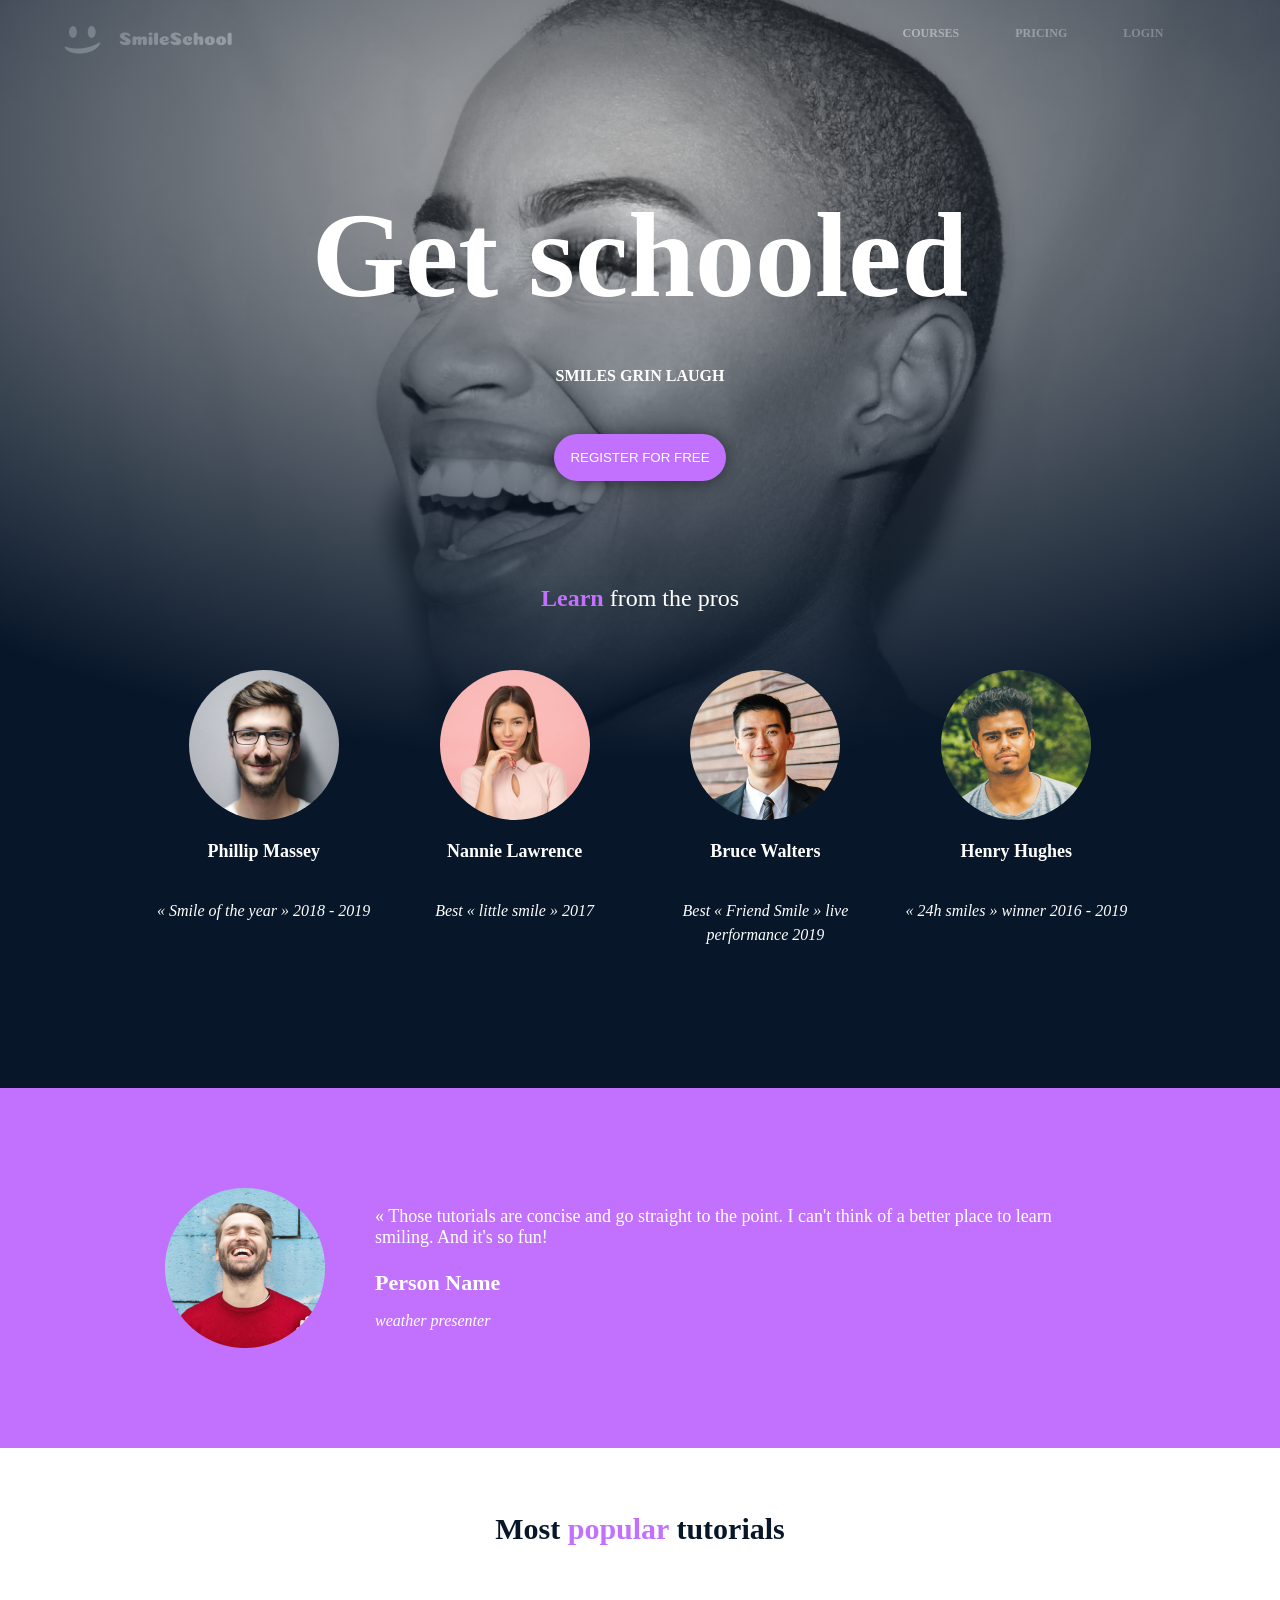
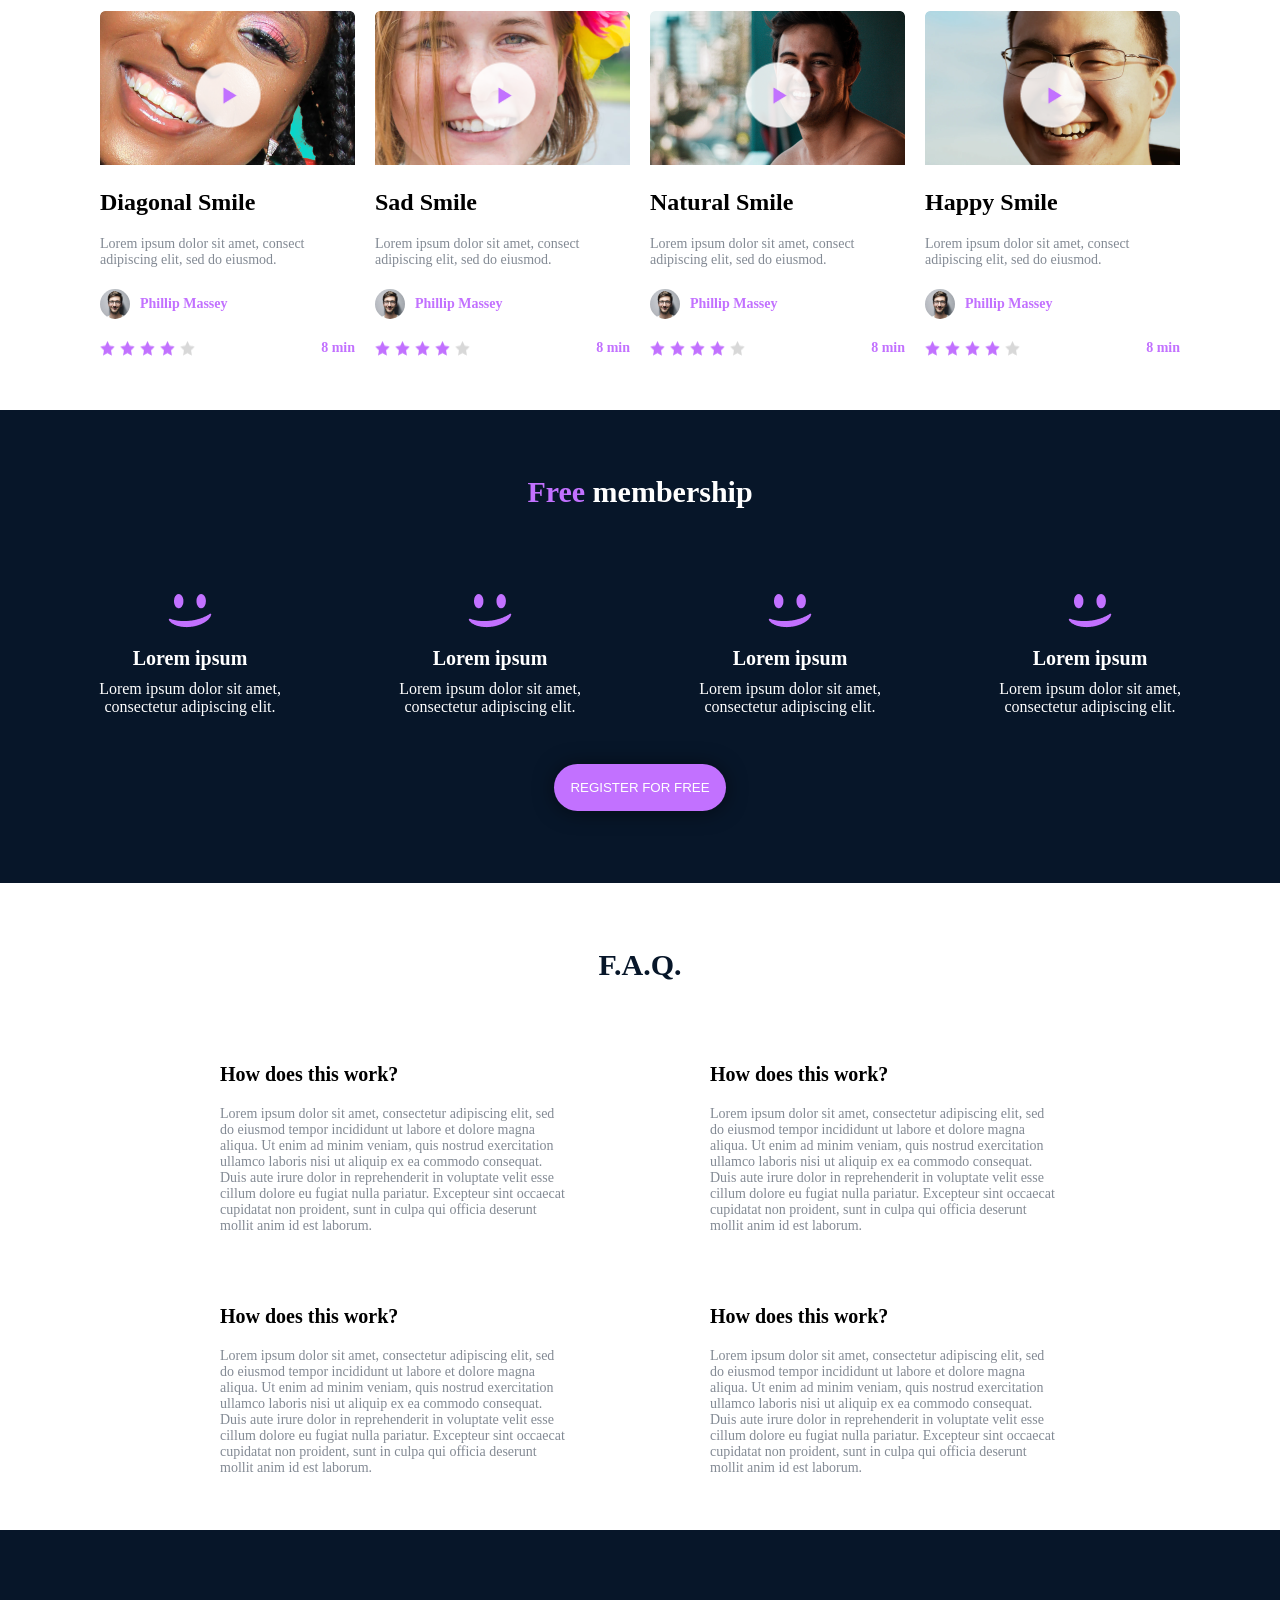
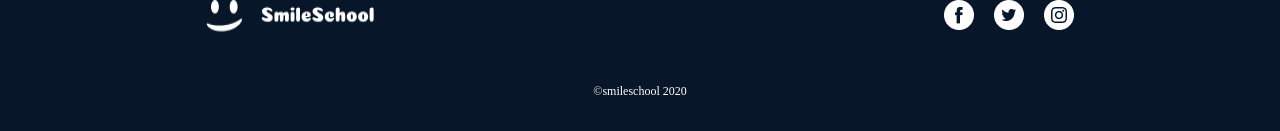
<file: css_advanced/index.html>
<!DOCTYPE html>
<html lang="en">

<head>
    <meta charset="UTF-8">
    <meta name="viewport" content="width=device-width, initial-scale=1.0">
    <title>Smile School Homepage</title>
    <link rel="stylesheet" href="styles.css">
</head>

<body>
    <header>
        <div>
            <a href="index.html">
                <img src="./images/logo.png" class="logo" alt="smile logo">
            </a>
        </div>
        <div class="nav-links">
            <a href="courses.html">COURSES</a>
            <a href="pricing.html">PRICING</a>
            <a href="login.html">LOGIN</a>
        </div>
    </header>
    <main>
        <!-- banner section -->
        <section class="banner">
            <div class="banner__learn">
                <h1>Get schooled</h1>
                <p>SMILES GRIN LAUGH</p>
                <button>REGISTER FOR FREE</button>
            </div>
            <div class="banner__courses">
                <h2><span class="dcolor">Learn</span> from the pros</h2>
                <div class="banner__courses__cards__container">
                    <div class="banner__courses__card">
                        <img src="./images/philip.png" alt="profile">
                        <h3>Phillip Massey</h3>
                        <p>« Smile of the year » 2018 - 2019</p>
                    </div>
                    <div class="banner__courses__card">
                        <img src="./images/nannie.png" alt="profile">
                        <h3>Nannie Lawrence</h3>
                        <p>Best « little smile » 2017</p>
                    </div>
                    <div class="banner__courses__card">
                        <img src="./images/bruce.png" alt="profile">
                        <h3>Bruce Walters</h3>
                        <p>Best « Friend Smile » live performance 2019</p>
                    </div>
                    <div class="banner__courses__card">
                        <img src="./images/henry.png" alt="profile">
                        <h3>Henry Hughes</h3>
                        <p>« 24h smiles » winner 2016 - 2019</p>
                    </div>
                </div>
            </div>
        </section>
        <!-- quote section -->
        <section class="quotes">
            <div class="quotes__inner">
                <img src="./images/avatar.png" alt="avatar">
                <div>
                    <blockquote>« Those tutorials are concise and go straight to the point. I can't think of a better
                        place to
                        learn smiling. And it's
                        so fun!</blockquote>
                    <p class="names">Person Name</p>
                    <p class="presenter">weather presenter</p>
                </div>
            </div>
        </section>
        <!-- videos section -->
        <section class="videos">
            <h1>Most <span class="dcolor">popular</span> tutorials</h1>
            <div class="videos__inner">
                <div>
                    <div class="preview">
                        <img src="./images/preview_diag.png" alt="Preview" class="preview__image">
                        <img src="./images/play.png" alt="play" class="play__button">
                    </div>
                    <h2>Diagonal Smile</h2>
                    <p>Lorem ipsum dolor sit amet, consect adipiscing elit, sed do eiusmod.</p>
                    <div class="profile">
                        <img src="./images/philip_sm.png" alt="profile">
                        <h3>Phillip Massey</h3>
                    </div>
                    <div class="ratings">
                        <!-- star ratings -->
                        <div>
                            <img src="./images/Star_1.png" alt="Star">
                            <img src="./images/Star_1.png" alt="Star">
                            <img src="./images/Star_1.png" alt="Star">
                            <img src="./images/Star_1.png" alt="Star">
                            <img src="./images/Star_5.png" alt="Star">
                        </div>
                        <p>8 min</p>
                    </div>
                </div>

                <div>
                    <div class="preview">
                        <img src="./images/preview_sad.png" alt="Preview" class="preview__image">
                        <img src="./images/play.png" alt="play" class="play__button">
                    </div>
                    <h2>Sad Smile</h2>
                    <p>Lorem ipsum dolor sit amet, consect adipiscing elit, sed do eiusmod.</p>
                    <div class="profile">
                        <img src="./images/philip_sm.png" alt="profile">
                        <h3>Phillip Massey</h3>
                    </div>
                    <div class="ratings">
                        <!-- star ratings -->
                        <div>
                            <img src="./images/Star_1.png" alt="Star">
                            <img src="./images/Star_1.png" alt="Star">
                            <img src="./images/Star_1.png" alt="Star">
                            <img src="./images/Star_1.png" alt="Star">
                            <img src="./images/Star_5.png" alt="Star">
                        </div>
                        <p>8 min</p>
                    </div>
                </div>


                <div>
                    <div class="preview">
                        <img src="./images/preview_nat.png" alt="Preview" class="preview__image">
                        <img src="./images/play.png" alt="play" class="play__button">
                    </div>
                    <h2>Natural Smile</h2>
                    <p>Lorem ipsum dolor sit amet, consect adipiscing elit, sed do eiusmod.</p>
                    <div class="profile">
                        <img src="./images/philip_sm.png" alt="profile">
                        <h3>Phillip Massey</h3>
                    </div>
                    <div class="ratings">
                        <!-- star ratings -->
                        <div>
                            <img src="./images/Star_1.png" alt="Star">
                            <img src="./images/Star_1.png" alt="Star">
                            <img src="./images/Star_1.png" alt="Star">
                            <img src="./images/Star_1.png" alt="Star">
                            <img src="./images/Star_5.png" alt="Star">
                        </div>
                        <p>8 min</p>
                    </div>
                </div>


                <div>
                    <div class="preview">
                        <img src="./images/preview_hap.png" alt="Preview" class="preview__image">
                        <img src="./images/play.png" alt="play" class="play__button">
                    </div>
                    <h2>Happy Smile</h2>
                    <p>Lorem ipsum dolor sit amet, consect adipiscing elit, sed do eiusmod.</p>
                    <div class="profile">
                        <img src="./images/philip_sm.png" alt="profile">
                        <h3>Phillip Massey</h3>
                    </div>
                    <div class="ratings">
                        <!-- star ratings -->
                        <div>
                            <img src="./images/Star_1.png" alt="Star">
                            <img src="./images/Star_1.png" alt="Star">
                            <img src="./images/Star_1.png" alt="Star">
                            <img src="./images/Star_1.png" alt="Star">
                            <img src="./images/Star_5.png" alt="Star">
                        </div>
                        <p>8 min</p>
                    </div>
                </div>
            </div>
        </section>
        <!-- membership section -->
        <section class="membership">
            <h1><span class="active">Free</span> membership</h1>
            <div class="row">
                <div>
                    <img src="./images/smile.png" alt="teacher1">
                    <h2>Lorem ipsum</h2>
                    <p>Lorem ipsum dolor sit amet, consectetur adipiscing elit.</p>
                </div>

                <div>
                    <img src="./images/smile.png" alt="smile">
                    <h2>Lorem ipsum</h2>
                    <p>Lorem ipsum dolor sit amet, consectetur adipiscing elit.</p>
                </div>

                <div>
                    <img src="./images/smile.png" alt="smile">
                    <h2>Lorem ipsum</h2>
                    <p>Lorem ipsum dolor sit amet, consectetur adipiscing elit.</p>
                </div>

                <div>
                    <img src="./images/smile.png" alt="smile">
                    <h2>Lorem ipsum</h2>
                    <p>Lorem ipsum dolor sit amet, consectetur adipiscing elit.</p>
                </div>
            </div>
            <button>REGISTER FOR FREE</button>
        </section>
        <!-- FAQ section -->
        <section class="faq">
            <h1>F.A.Q.</h1>
            <div class="faq__inner">
                <div>
                    <div>
                        <h2>How does this work?</h2>
                        <p>Lorem ipsum dolor sit amet, consectetur adipiscing elit, sed do eiusmod tempor incididunt ut
                            labore et dolore
                            magna
                            aliqua. Ut enim ad minim veniam, quis nostrud exercitation ullamco laboris nisi ut aliquip
                            ex ea commodo
                            consequat. Duis
                            aute irure dolor in reprehenderit in voluptate velit esse cillum dolore eu fugiat nulla
                            pariatur. Excepteur sint
                            occaecat cupidatat non proident, sunt in culpa qui officia deserunt mollit anim id est
                            laborum.</p>
                    </div>
                    <div>
                        <h2>How does this work?</h2>
                        <p>Lorem ipsum dolor sit amet, consectetur adipiscing elit, sed do eiusmod tempor incididunt ut
                            labore et dolore
                            magna
                            aliqua. Ut enim ad minim veniam, quis nostrud exercitation ullamco laboris nisi ut aliquip
                            ex ea commodo
                            consequat. Duis
                            aute irure dolor in reprehenderit in voluptate velit esse cillum dolore eu fugiat nulla
                            pariatur. Excepteur sint
                            occaecat cupidatat non proident, sunt in culpa qui officia deserunt mollit anim id est
                            laborum.</p>
                    </div>
                </div>
                <div>
                    <div>
                        <h2>How does this work?</h2>
                        <p>Lorem ipsum dolor sit amet, consectetur adipiscing elit, sed do eiusmod tempor incididunt ut
                            labore et dolore
                            magna
                            aliqua. Ut enim ad minim veniam, quis nostrud exercitation ullamco laboris nisi ut aliquip
                            ex ea commodo
                            consequat. Duis
                            aute irure dolor in reprehenderit in voluptate velit esse cillum dolore eu fugiat nulla
                            pariatur. Excepteur sint
                            occaecat cupidatat non proident, sunt in culpa qui officia deserunt mollit anim id est
                            laborum.</p>
                    </div>
                    <div>
                        <h2>How does this work?</h2>
                        <p>Lorem ipsum dolor sit amet, consectetur adipiscing elit, sed do eiusmod tempor incididunt ut
                            labore et dolore
                            magna
                            aliqua. Ut enim ad minim veniam, quis nostrud exercitation ullamco laboris nisi ut aliquip
                            ex ea commodo
                            consequat. Duis
                            aute irure dolor in reprehenderit in voluptate velit esse cillum dolore eu fugiat nulla
                            pariatur. Excepteur sint
                            occaecat cupidatat non proident, sunt in culpa qui officia deserunt mollit anim id est
                            laborum.</p>
                    </div>
                </div>
            </div>
        </section>
    </main>
    <footer>
        <div class="footer__inner">
            <div>
                <img src="./images/logo.png" alt="logo">
                <div>
                    <!-- social image links -->
                    <a href="#"><img src="./images/Facebook.png" alt="Facebook"></a>
                    <a href="#"><img src="./images/Twitter.png" alt="Twitter"></a>
                    <a href="#"><img src="./images/Instagram.png" alt="Instagram"></a>
                </div>
            </div>
            <p>©smileschool 2020</p>
        </div>
    </footer>
</body>

</html>
</file>
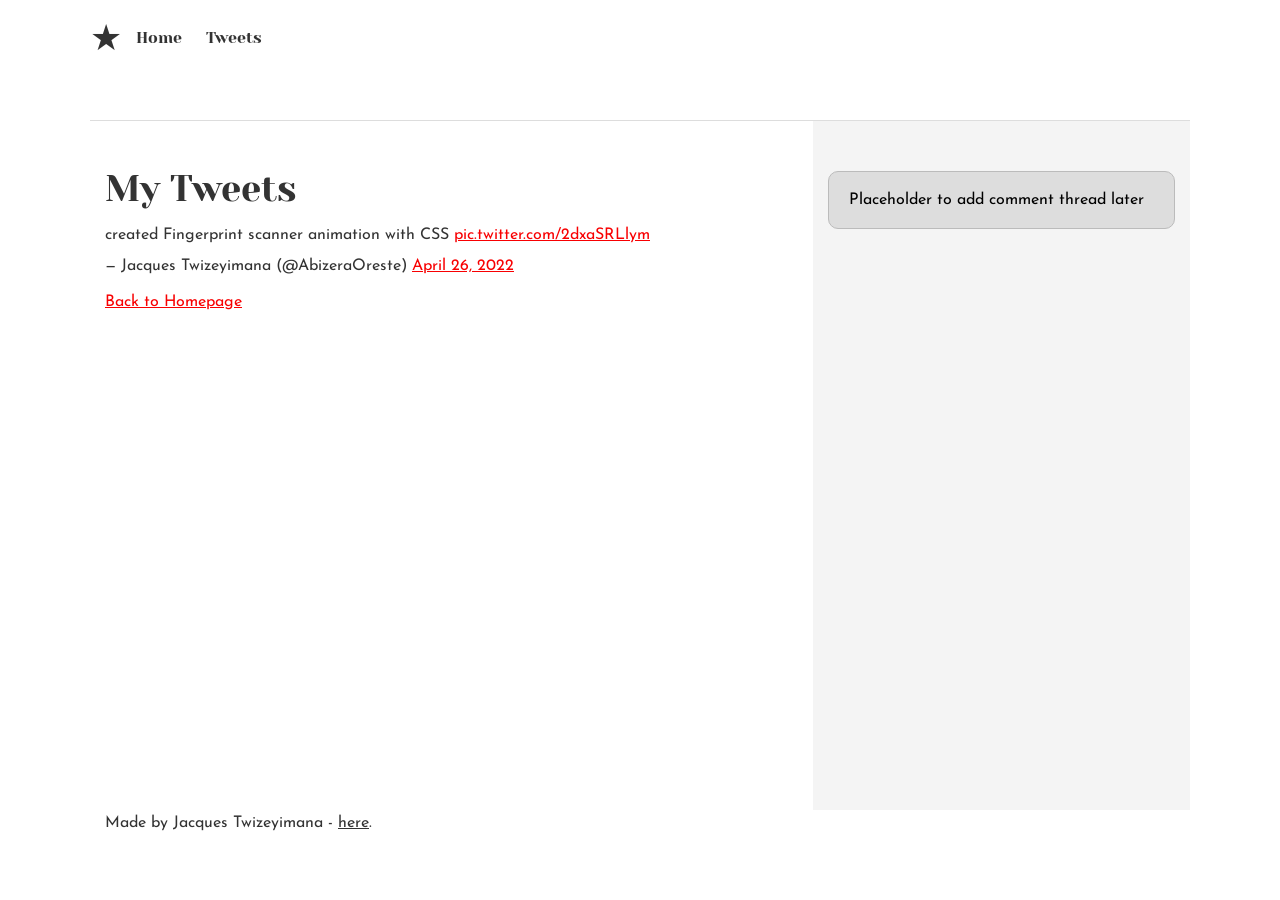
<file: css_basic/tweets.html>
<!DOCTYPE html>
<html lang="en">

<head>
  <meta charset="UTF-8">
  <meta name="viewport" content="width=device-width, initial-scale=1.0">
  <title>Document</title>
  <link href="base.css" rel="stylesheet">
  <link href="styles.css" rel="stylesheet">
</head>

<body class="works_on_smartphone">
  <header>
    <ul>
      <li class="logo">&#9733;</li>
      <li><a href="index.html">Home</a></li>
      <li><a href="tweets.html">Tweets</a></li>
    </ul>
  </header>
  <main>
    <article>
      <h1>My Tweets</h1>

      <blockquote class="twitter-tweet">
        <p lang="en" dir="ltr">created Fingerprint scanner animation with CSS <a
            href="https://t.co/2dxaSRLlym">pic.twitter.com/2dxaSRLlym</a></p>&mdash; Jacques Twizeyimana (@AbizeraOreste) <a
          href="https://twitter.com/AbizeraOreste/status/1518858859502346242?ref_src=twsrc%5Etfw">April 26, 2022</a>
      </blockquote>
      <script async src="https://platform.twitter.com/widgets.js"></script>

      <!-- Link back to index.html -->
      <a href="index.html" class="navigation-link">Back to Homepage</a>
    </article>
    <aside>
      <p>Placeholder to add comment thread later</p>
    </aside>
  </main>
  <footer>
    <p>Made by Jacques Twizeyimana - <a href="https://github.com/jacques-twizeyimana" target="_blank">here</a>.</p>
  </footer>
</body>

</html>
</file>
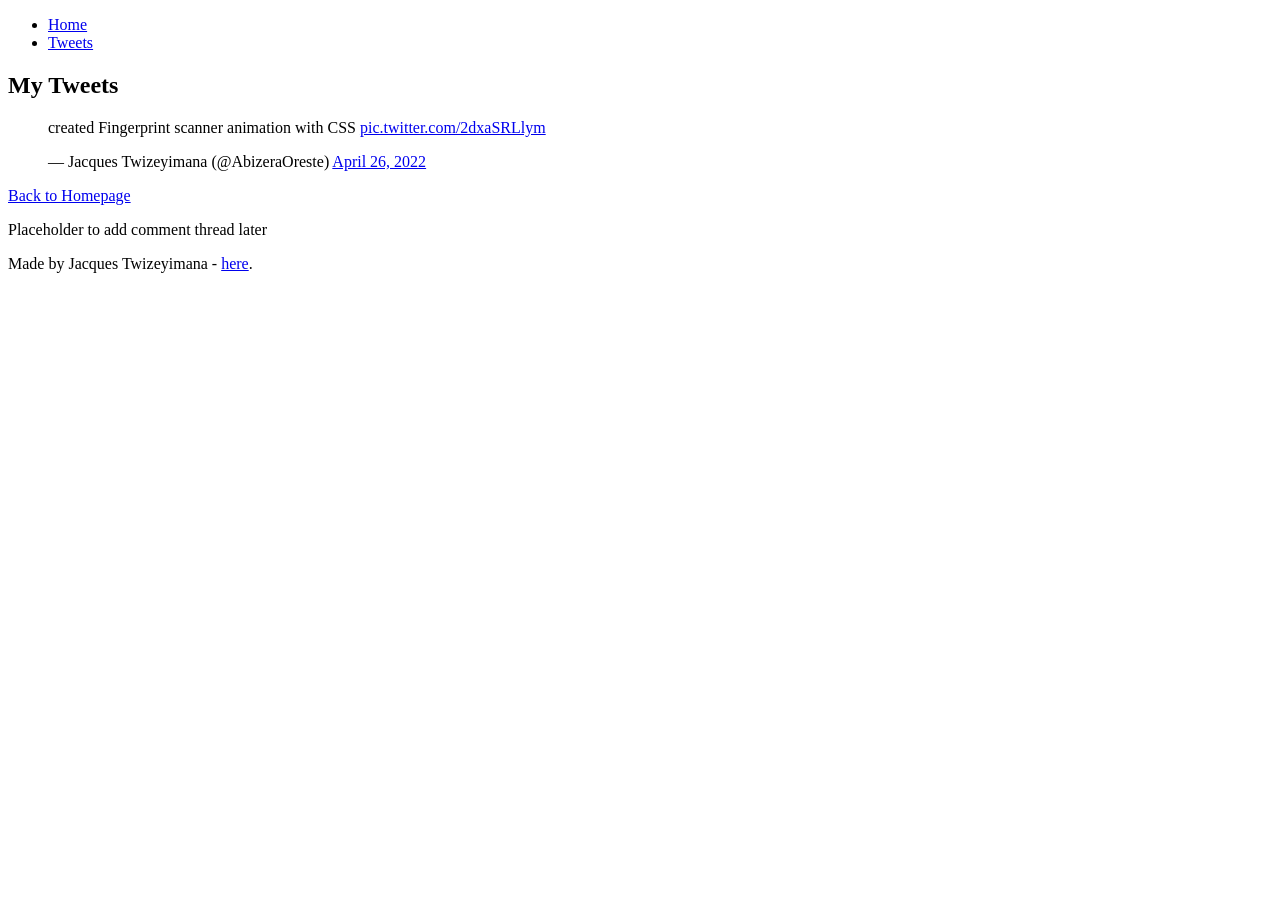
<file: html_basic/tweets.html>
<!DOCTYPE html>
<html lang="en">

<head>
  <meta charset="UTF-8">
  <meta name="viewport" content="width=device-width, initial-scale=1.0">
  <title>Document</title>
</head>

<body>
  <header>
    <ul>
      <li><a href="index.html">Home</a></li>
      <li><a href="tweets.html">Tweets</a></li>
    </ul>
  </header>
  <main>
    <article>
      <h1>My Tweets</h1>

      <blockquote class="twitter-tweet">
        <p lang="en" dir="ltr">created Fingerprint scanner animation with CSS <a
            href="https://t.co/2dxaSRLlym">pic.twitter.com/2dxaSRLlym</a></p>&mdash; Jacques Twizeyimana (@AbizeraOreste) <a
          href="https://twitter.com/AbizeraOreste/status/1518858859502346242?ref_src=twsrc%5Etfw">April 26, 2022</a>
      </blockquote>
      <script async src="https://platform.twitter.com/widgets.js"></script>

      <!-- Link back to index.html -->
      <a href="index.html">Back to Homepage</a>
    </article>
    <aside>
      <p>Placeholder to add comment thread later</p>
    </aside>
  </main>
  <footer>
    <p>Made by Jacques Twizeyimana - <a href="https://github.com/jacques-twizeyimana" target="_blank">here</a>.</p>
  </footer>
</body>

</html>
</file>
<file: css_advanced/styles.css>
body {
  padding: 0;
  margin: 0;
  font-family: "Source Sans Pro";
  font-style: normal;
}

header {
  display: flex;
  flex-direction: row;
  flex: auto;
  background-image: url("./images/banner.png");
  background-repeat: no-repeat;
  background-size: cover;
  padding: 2% 5% 2% 5%;
  filter: grayscale(100%);
  position: absolute;
  left: -0.025%;
  right: -0.025%;
  top: 0%;
  justify-content: space-between;
  bottom: -26.48%;
  height: 100vh;
}

.nav-links {
  font-weight: 700;
  font-size: 12px;
}

.nav-links > a {
  font-weight: 700;
  font-size: 12px;
  line-height: 15px;
  color: #ffffff;
  padding-right: 53px;
  text-transform: uppercase;
  text-decoration: none;
}

.banner {
  left: 20%;
  right: 20%;
  display: flex;
  flex-direction: column;
  background: radial-gradient(
    85.9% 55.9% at 50% 14.1%,
    rgba(41, 48, 61, 0.0001) 0%,
    #071629 100%
  );
  color: white;
}

.banner__learn {
  display: flex;
  flex-direction: column;
  padding-top: 5rem;
}

.banner__learn > h1 {
  height: 151px;
  font-weight: 700;
  font-size: 120px;
  line-height: 151px;
  text-align: center;
  color: #ffffff;
  z-index: 20;
}

.banner__learn > p {
  height: 20px;
  position: relative;
  margin-top: -5%;
  text-align: center;
  font-weight: 700;
  font-size: 16px;
  line-height: 20px;
  color: #ffffff;
  display: flex;
  justify-content: space-around;
  margin-left: 38%;
  margin-right: 38%;
}

.banner__learn > button,
.membership button {
  background: #c271ff;
  border-radius: 25px;
  border: none;
  padding: 0.7rem;
  color: white;
  font-weight: 500;
  box-shadow: 0px 1px 20px rgba(0, 0, 0, 0.5);
  position: relative;
  align-self: center;
  margin: 2rem;
  padding: 1rem;
  cursor: pointer;
}

.dcolor {
  color: #c271ff;
}

.banner__courses {
  padding: 1%;
  display: flex;
  flex-direction: column;
  z-index: 20;
}

.banner__courses > h2 {
  align-self: center;
  padding: 2rem;
  font-weight: 300;
  line-height: 40px;
}

.banner__courses .dcolor {
  font-weight: 700;
}

.banner__courses__cards__container {
  display: flex;
  flex-direction: row;
  justify-content: center;
}

.banner__courses__card {
  width: 20%;
  margin-bottom: 7rem;
  display: flex;
  flex-direction: column;
  justify-content: center;
  align-items: center;
}

.banner__courses__card > img {
  border-radius: 50%;
  max-width: 80%;
}

.banner__courses__card > h3 {
  font-style: normal;
  font-weight: 900;
  font-size: 18px;
  line-height: 27px;
  text-align: center;
  color: #ffffff;
}

.banner__courses__card > p {
  height: 48px;
  font-family: "Source Sans Pro";
  font-style: italic;
  font-weight: 400;
  font-size: 16px;
  line-height: 24px;
  text-align: center;
  color: #ffffff;
}

main {
  position: relative;
  display: flex;
  flex-direction: column;
  margin: 0;
}

.quotes {
  padding: 100px;
  background-color: #c271ff;
}

.quotes__inner {
  display: flex;
  flex-direction: row;
  justify-content: center;
}

.quotes__inner img {
  height: 160px;
  width: 160px;
}

.quotes__inner > div {
  margin-left: 50px;
  color: white;
}

.quotes__inner blockquote {
  max-width: 700px;
  font-size: 18px;
  margin-left: 0;
}

.quotes__inner .names {
  font-weight: 700;
  font-size: 22px;
  margin-bottom: 0;
}

.quotes__inner .presenter {
  font-style: italic;
}

.videos {
  background-color: white;
  padding: 40px;
}

.videos > h1 {
  font-size: 30px;
  font-weight: 700;
  text-align: center;
  color: #071629;
}

.videos__inner {
  display: flex;
  flex-direction: row;
  justify-content: space-between;
  padding-top: 40px;
  max-width: 90%;
  margin: auto;
}

.videos__inner > div {
  max-width: 255px;
}

.videos__inner .preview {
  position: relative;
}

.videos__inner > div > .preview img.preview__image {
  width: 100%;
  height: 154px;
  border-radius: 5px 5px 0px 0px;
  margin-bottom: 10px;
  object-fit: cover;
}

.videos__inner > div > .preview img.play__button {
  position: absolute;
  top: 50%;
  left: 50%;
  transform: translate(-50%, -50%);
  height: 65px;
  width: 65px;
  cursor: pointer;
}

.videos__inner > div > h2 {
  margin-top: 10px;
}

.videos__inner > div > p {
  color: #07162980;
  font-size: 14px;
}

.videos__inner .profile {
  display: flex;
  flex-direction: row;
  align-items: center;
}

.videos__inner .profile img {
  height: 30px;
  width: 30px;
  border-radius: 100%;
}

.videos__inner .profile h3 {
  margin-left: 10px;
  color: #c271ff;
  font-size: 14px;
  font-weight: 600;
}

.videos__inner .ratings {
  display: flex;
  flex-direction: row;
  justify-content: space-between;
  align-items: center;
}

.videos__inner .ratings > div {
  display: flex;
  flex-direction: row;
}

.videos__inner .ratings > div img {
  margin-right: 5px;
  height: 15px;
  width: 15px;
}

.videos__inner .ratings > p {
  color: #c271ff;
  font-size: 14px;
  font-weight: 600;
}

.membership {
  background-color: #071629;
  padding: 40px;
  display: flex;
  flex-direction: column;
  justify-content: center;
}

.membership > h1 {
  color: white;
  font-size: 30px;
  font-weight: 700;
  text-align: center;
}

.membership > h1 > span {
  color: #c271ff;
}

.membership .row {
  display: flex;
  flex-direction: row;
  justify-content: space-around;
  padding-top: 60px;
}

.membership .row > div {
  max-width: 220px;
  color: white;
  display: flex;
  flex-direction: column;
  align-items: center;
  justify-content: center;
}

.membership .row > div > h2 {
  font-size: 20px;
  font-weight: 700;
  margin-bottom: 0;
  margin-bottom: 10px;
  text-align: center;
}

.membership .row > div > p {
  font-size: 16px;
  font-weight: 400;
  margin-top: 0;
  text-align: center;
}

.faq {
  background-color: white;
  padding: 40px;
}

.faq > h1 {
  font-size: 30px;
  font-weight: 700;
  text-align: center;
  color: #071629;
}

.faq__inner > div {
  display: flex;
  flex-direction: row;
  justify-content: space-between;
  padding-top: 40px;
  max-width: 70%;
  margin: auto;
}

.faq__inner > div > div {
  max-width: 350px;
}

.faq__inner > div > div > h2 {
  font-size: 20px;
  font-weight: 700;
  margin-bottom: 0;
  margin-bottom: 20px;
  text-align: left;
}

.faq__inner > div > div > p {
  font-size: 14px;
  font-weight: 400;
  margin-top: 0;
  text-align: left;
  color: #07162980;
}

footer {
  background-color: #071629;
  padding: 20px;
}

.footer__inner > div {
  display: flex;
  flex-direction: row;
  justify-content: space-between;
  max-width: 70%;
  margin: auto;
  margin-top: 50px;
  margin-bottom: 50px;
}

.footer__inner > div > div {
  display: flex;
  flex-direction: row;
}

.footer__inner > div > div a {
  margin-left: 20px;
}

.footer__inner > p {
  text-align: center;
  font-size: 12px;
  color: white;
}

/* make the homepage responsive on mobile screens */

@media only screen and (max-width: 600px) {
  header {
    background-size: 100% 100%;
    padding: 2% 5% 2% 5%;
  }

  .banner {
    left: 0;
    right: 0;
    margin-bottom: 0;
  }

  .banner__learn > h1 {
    font-size: 60px;
    line-height: 75px;
  }

  .banner__learn > p {
    font-size: 12px;
    line-height: 15px;
    margin-left: 20%;
    margin-right: 20%;
  }

  .banner__courses > h2 {
    font-size: 16px;
    line-height: 20px;
  }

  .banner__courses__card {
    width: 100%;
    margin-bottom: 2rem;
  }

  .banner__courses__card > h3 {
    font-size: 14px;
    line-height: 21px;
  }

  .banner__courses__card > p {
    font-size: 12px;
    line-height: 18px;
  }

  .quotes {
    padding: 40px;
  }

  .quotes__inner img {
    height: 80px;
    width: 80px;
  }

  .quotes__inner > div {
    margin-left: 20px;
  }

  .quotes__inner blockquote {
    font-size: 14px;
  }

  .quotes__inner .names {
    font-size: 16px;
  }

  .quotes__inner .presenter {
    font-size: 14px;
  }

  .videos {
    padding: 20px;
  }

  .videos > h1 {
    font-size: 20px;
  }

  .videos__inner {
    flex-direction: column;
  }

  .videos__inner > div {
    max-width: 100%;
    margin-bottom: 20px;
  }

  .videos__inner > div > .preview img.preview__image {
    height: 100px;
  }

  .videos__inner > div > .preview img.play__button {
    height: 40px;
    width: 40px;
  }

  .videos__inner > div > h2 {
    font-size: 16px;
  }

  .videos__inner > div > p {
    font-size: 12px;
  }

  .videos__inner .profile img {
    height: 20px;
    width: 20px;
  }

  .videos__inner .profile h3 {
    font-size: 12px;
  }

  .videos__inner .ratings > div img {
    height: 10px;
    width: 10px;
  }

  .videos__inner .ratings > p {
    font-size: 12px;
  }

  .membership {
    padding: 20px;
  }

  .membership > h1 {
    font-size: 20px;
  }

  .membership .row {
    flex-direction: column;
    padding-top: 40px;
  }

  .membership .row > div {
    max-width: 100%;
    margin-bottom: 20px;
  }

  .membership .row > div > h2 {
    font-size: 16px;
  }

  .membership .row > div > p {
    font-size: 12px;
  }

  .faq {
    padding: 20px;
  }

  .faq > h1 {
    font-size: 20px;
  }

  .faq__inner > div {
    flex-direction: column;
  }

  .faq__inner > div > div {
    max-width: 100%;
    margin-bottom: 20px;
  }

  .faq__inner > div > div > h2 {
    font-size: 16px;
  }

  .faq__inner > div > div > p {
    font-size: 12px;
  }

  footer {
    padding: 10px;
  }

  .footer__inner > div {
    flex-direction: column;
  }

  .footer__inner > div > div {
    margin: 20px auto;
  }

  .footer__inner > p {
    font-size: 10px;
  }

  .nav-links > a {
    padding-right: 20px;
  }

  .banner__learn > button,
  .membership button {
    padding: 0.5rem;
    margin: 1rem;
  }
}
</file>
<file: css_basic/base.css>
/* Importing webfonts */
/* (If you're learning CSS, you should disregard that) */

@import url(https://fonts.googleapis.com/css?family=Yeseva+One);
@import url(https://fonts.googleapis.com/css?family=Josefin+Sans:400,700,700italic,400italic);


/* CSS reset rules */

html,
body {
    height: 100%;
    min-height: 100%;
}

html,
body,
div,
span,
applet,
object,
iframe,
h1,
h2,
h3,
h4,
h5,
h6,
p,
blockquote,
pre,
a,
abbr,
acronym,
address,
big,
cite,
code,
del,
dfn,
img,
ins,
kbd,
q,
s,
samp,
small,
strike,
sub,
sup,
tt,
var,
b,
u,
i,
center,
dl,
dt,
dd,
fieldset,
form,
label,
legend,
table,
caption,
tbody,
tfoot,
thead,
tr,
th,
td,
article,
aside,
canvas,
details,
embed,
figure,
figcaption,
footer,
header,
hgroup,
menu,
nav,
output,
ruby,
section,
summary,
time,
mark,
audio,
video {
    margin: 0;
    padding: 0;
    border: 0;
    font-size: 100%;
    font: inherit;
    vertical-align: baseline;
}

/* HTML5 display-role reset for older browsers */
article,
aside,
details,
figcaption,
figure,
footer,
header,
hgroup,
menu,
nav,
section {
    display: block;
}

body {
    line-height: 1;
}

blockquote,
q {
    quotes: none;
}

blockquote:before,
blockquote:after,
q:before,
q:after {
    content: '';
    content: none;
}

table {
    border-collapse: collapse;
    border-spacing: 0;
}


/* Fonts and colors */

body {
    font-family: 'Josefin Sans', serif;
    color: rgba(0, 0, 0, 0.8);
}

h1,
h2,
h3,
h4,
h5,
h6,
header {
    font-family: 'Yeseva One', sans-serif;
}

article {}

header {
    border-bottom: 1px solid rgb(221, 221, 221);
    transition: border-bottom-color 1s ease;
}

header a {
    color: rgba(0, 0, 0, 0.8);
}

aside {
    background: #FAFAFA;
}

aside p {
    border: 1px solid #bbb;
    background: #ddd;
    color: black;
}

footer a {
    color: rgba(0, 0, 0, 0.8);
}

a {
    color: #F80002;
}


/* Positioning and margins */

@media (min-width: 1100px) {
    body {
        width: 1100px;
        margin: 0 auto;
    }
}

article {
    padding: 50px 15px;
}

article>*:first-child {
    margin-top: 0;
}

aside {
    padding: 50px 15px;
}

header .right {
    float: right;
    margin: 0 10px 15px;
}


/* Header */
header {
    padding: 20px 0;
    height: 80px;
}

header ul {
    list-style: none;
    margin: 0;
    padding: 0;
}

header li {
    display: inline;
    vertical-align: middle;
}

header li:first-child {
    margin: 0;
}

header li a {
    margin: 0 10px;
}

header li.logo {
    font-size: 36px;
}

header a {
    text-decoration: none;
}


/* Aside */

aside p {
    border-radius: 10px;
    padding: 20px 20px;
}


/* Footer */

footer {
    padding: 5px 15px;
    height: 80px;
}


/* Text styles and margins */

p {
    margin-bottom: 15px;
}

h1 {
    font-size: 36px;
    margin: 40px 0 20px;
}

h2 {
    font-size: 32px;
    margin: 30px 0 15px;
}

h3 {
    font-size: 28px;
    margin: 25px 0 10px;
}

h4 {
    font-size: 20px;
    font-weight: bold;
    margin: 20px 0 10px;
}

h5 {
    font-size: 18px;
    font-weight: bold;
    margin: 15px 0 10px;
}

h6 {
    font-weight: bold;
    margin: 5px 0;
}

@media (max-width: 800px) {
    body.works_on_smartphone {
        display: block;
    }

    body.works_on_smartphone main {
        display: block;
    }

    header .right {
        float: none;
    }
}
</file>
<file: css_basic/styles.css>
body {
    display: flex;
    flex-direction: column;
}

main {
    display: flex;
    flex-direction: row;
    flex: auto;
}

article {
    flex: 2;
    overflow-y: auto;
}

aside {
    flex: 1;
    overflow-y: auto;
    background-color: #f4f4f4;
}

.navigation-link {
    display: block;
    margin-top: 20px;
}
</file>
